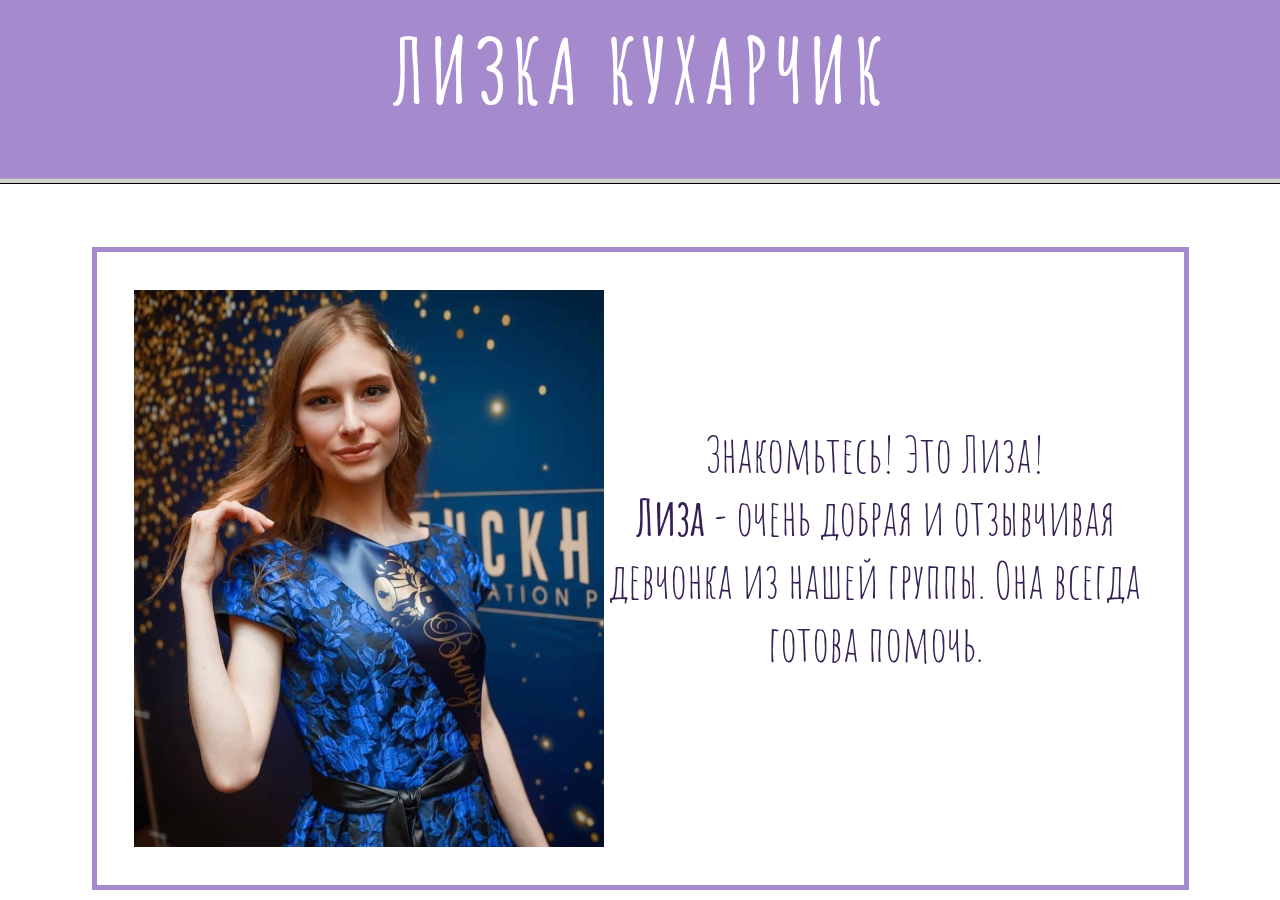
<file: index.html>
<!DOCTYPE  HTML PUBLIC "-//W3C//DTD HTML 4.01 Frameset//EN" "http://www.w3.org/TR/html4/frameset.dtd">
<html>
 <head>
  <title>Лизка</title>
 </head>
 <frameset rows="20%, 80%" frameboder="yes">
  	<frame src="top.html" name="TOP" >
  	<frame src="content.html" name="CONTENT" scrolling="yes">
 </frameset>
</html>
</file>
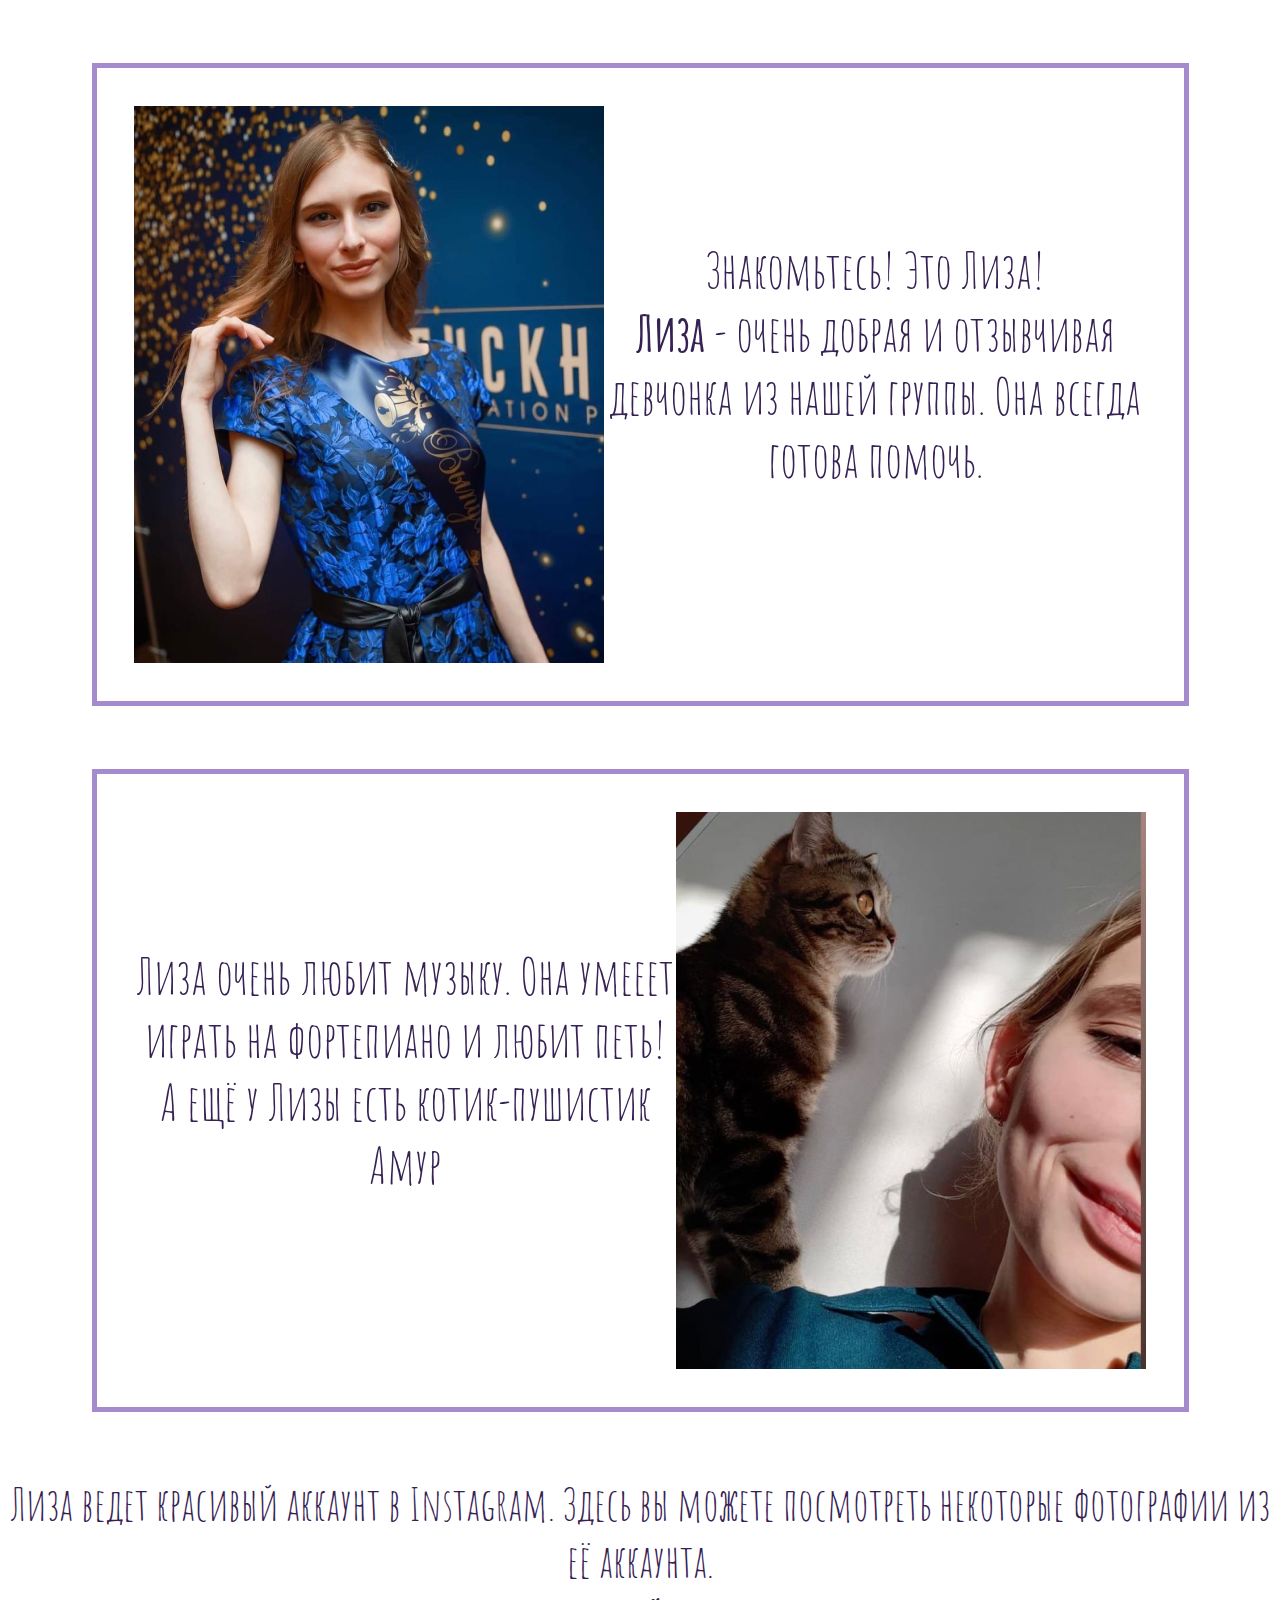
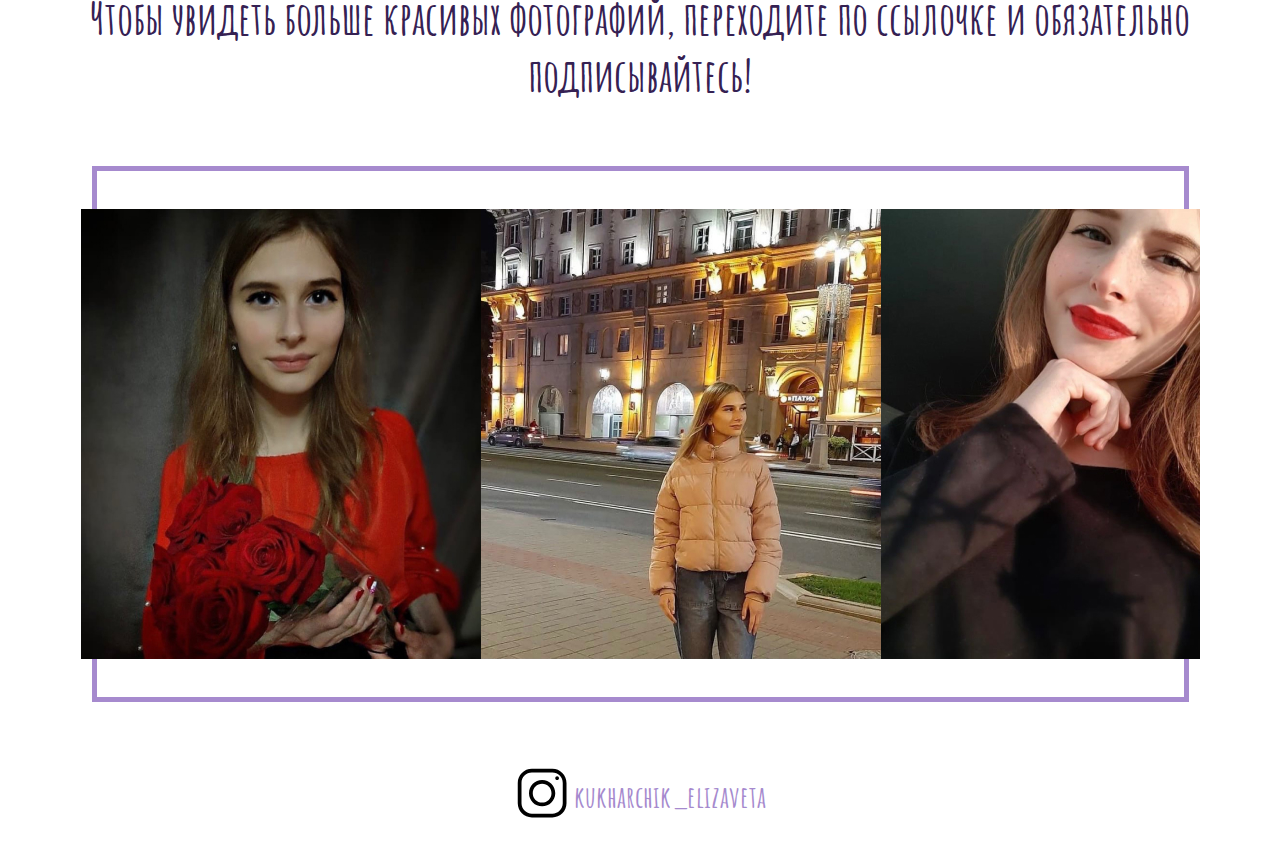
<file: content.html>
<!DOCTYPE HTML PUBLIC "-//W3C//DTD HTML 4.01//EN" "http://www.w3.org/TR/html4/strict.dtd">
<html>
<html lang="ru">
<link rel="stylesheet" href="css/liza.css">
<link href="https://fonts.googleapis.com/css2?family=Amatic+SC:wght@400;700&display=swap" rel="stylesheet">
 <head>
  <title>Содержимое сайта</title>
 </head>
 <body>
 	<div class="content">
		<div class="part1">
			<img src="img/01.jpg">
			<p>Знакомьтесь! Это Лиза! 
				<br><b>Лиза</b> - очень добрая и отзывчивая девчонка из нашей группы. Она всегда готова помочь.</p>
		</div>
		<div class="part2">
			<p>Лиза очень любит музыку. Она умееет играть на фортепиано и любит петь! А ещё у Лизы есть котик-пушистик Амур</p>
			<img src="img/02.jpg">
		</div>
		<div class="text">
			Лиза ведет красивый аккаунт в Instagram. Здесь вы можете посмотреть некоторые фотографии из её аккаунта.
			<br><b>Чтобы увидеть больше красивых фотографий, переходите по ссылочке и обязательно подписывайтесь!</b></div>
		</div>
		<div class="part3">
			<img src="img/03.jpg">
			<img src="img/04.jpg">
			<img src="img/05.jpg" >
		</div>
		<div class="footer">
			<a href="https://www.instagram.com/kukharchik_elizaveta/?utm_medium=copy_link"><img src="img/03.svg"></a>
			<p>kukharchik_elizaveta</p>
		</div>
 </body>
</file>
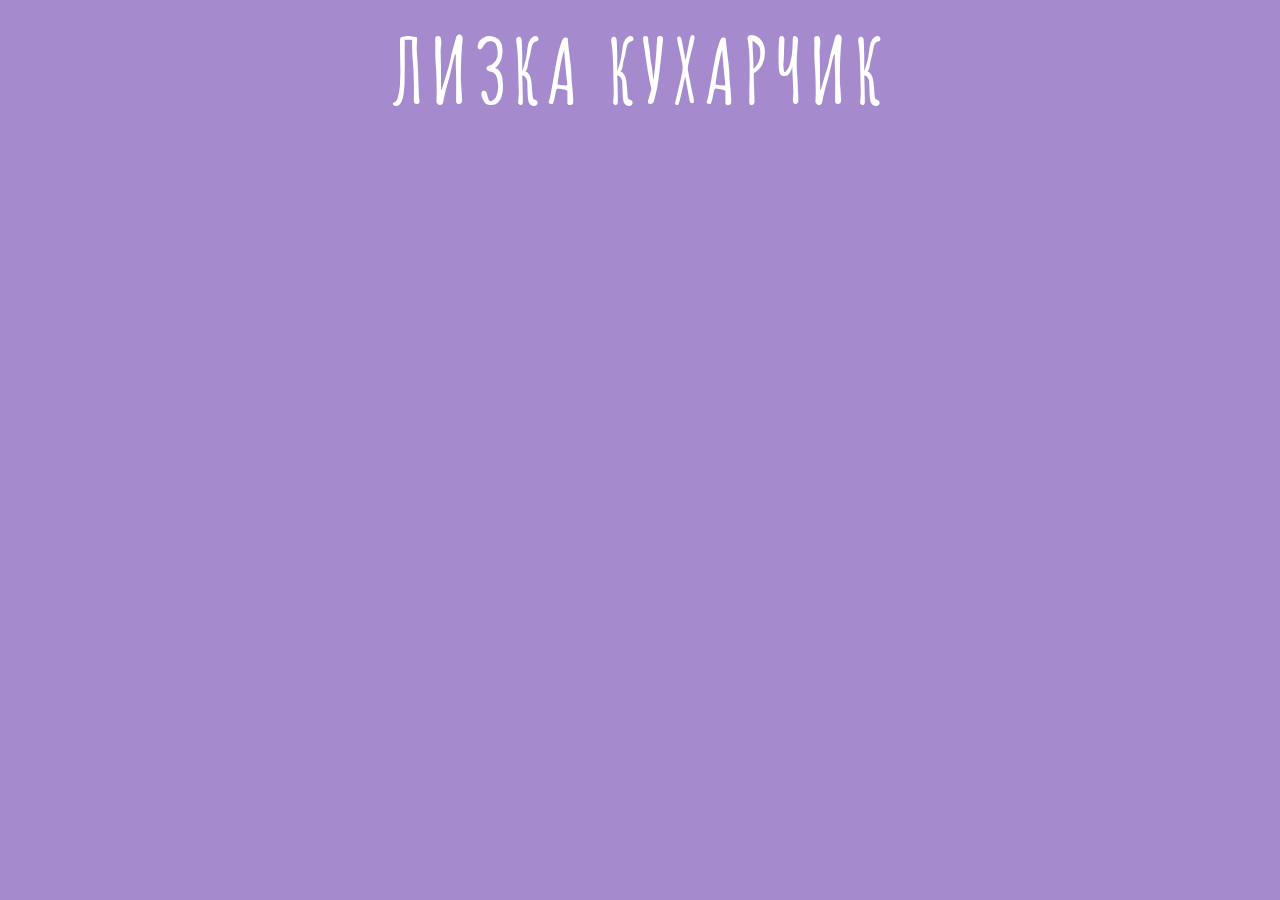
<file: top.html>
<!DOCTYPE HTML PUBLIC "-//W3C//DTD HTML 4.01//EN" "http://www.w3.org/TR/html4/strict.dtd">
<html>
<html lang="ru">
<link rel="stylesheet" href="css/liza.css">
<link href="https://fonts.googleapis.com/css2?family=Amatic+SC:wght@400;700&display=swap" rel="stylesheet">
 <head>
  <title>Шапка страницы</title>
 </head>
 <body class="top">
 
 	<h1 class="title">ЛИЗКА КУХАРЧИК</h1>
 
  
 </body>
</html>
</file>
<file: css/liza.css>
{
	margin:0;
	padding: 0;
}
.top{
	background-color: #A68ACE;
}
.title{
	
	margin-top: 1%;
	text-align: center;
	font-family: 'Amatic SC';
	color: #FFFFFF;
	letter-spacing: 6px;
	font-weight: 700;
	font-size: 90px;
	
	
}

.content: {
	margin-top: 6%;
	display: flex;
	flex-direction: column;

}
.part1{
	
	display: flex;
	justify-content: center;
	margin: 5% auto;
	width: 80%;
	border: 5px solid #A68ACE;
	background-color: #FFFFFF;
	margin-bottom: 5%;
	padding: 3%;

}
.part1 p{
	text-align: center;
	margin-top: 13%;
	font-family: 'Amatic SC';
	font-weight: 500;
	font-size: 50px;
	color: #352153;
}
.part1 img{
	width: 80%;
	height: 80%;
}
.part2{
	display: flex;
	justify-content: center;
	margin: 5% auto;
	width: 80%;
	border: 5px solid #A68ACE;
	background-color: #FFFFFF;
	margin-bottom: 5%;
	padding: 3%;

}
.part2 p{
	text-align: center;
	margin-top: 13%;
	font-family: 'Amatic SC';
	font-weight: 500;
	font-size: 50px;
	color: #352153;
}
.part2 img{
	width: 80%;
	height: 80%;
}

.text{
	text-align: center;
	font-size: 45px;
	font-family: 'Amatic SC';
	font-weight: 500;
	color: #352153;
}
.part3{
	
	display: flex;
	justify-content: center;
	margin: 5% auto;
	width: 80%;
	border: 5px solid #A68ACE;
	background-color: #FFFFFF;
	margin-bottom: 5%;
	padding: 3%;

}
.part3 img{
	margin: auto;
	
}
.part3 img:hover{
	position: relative;
    opacity: 1;
    transform: scale(1.1); 
    transition-duration: 0.5s;
}
.footer{
	display: flex;
	justify-content: center;
	margin: 0 auto;
}
.footer p{
	color: #A68ACE;
	margin-top: 1%;
	font-family: 'Amatic SC';
	font-weight: 700;
	font-size: 30px;
}
</file>
